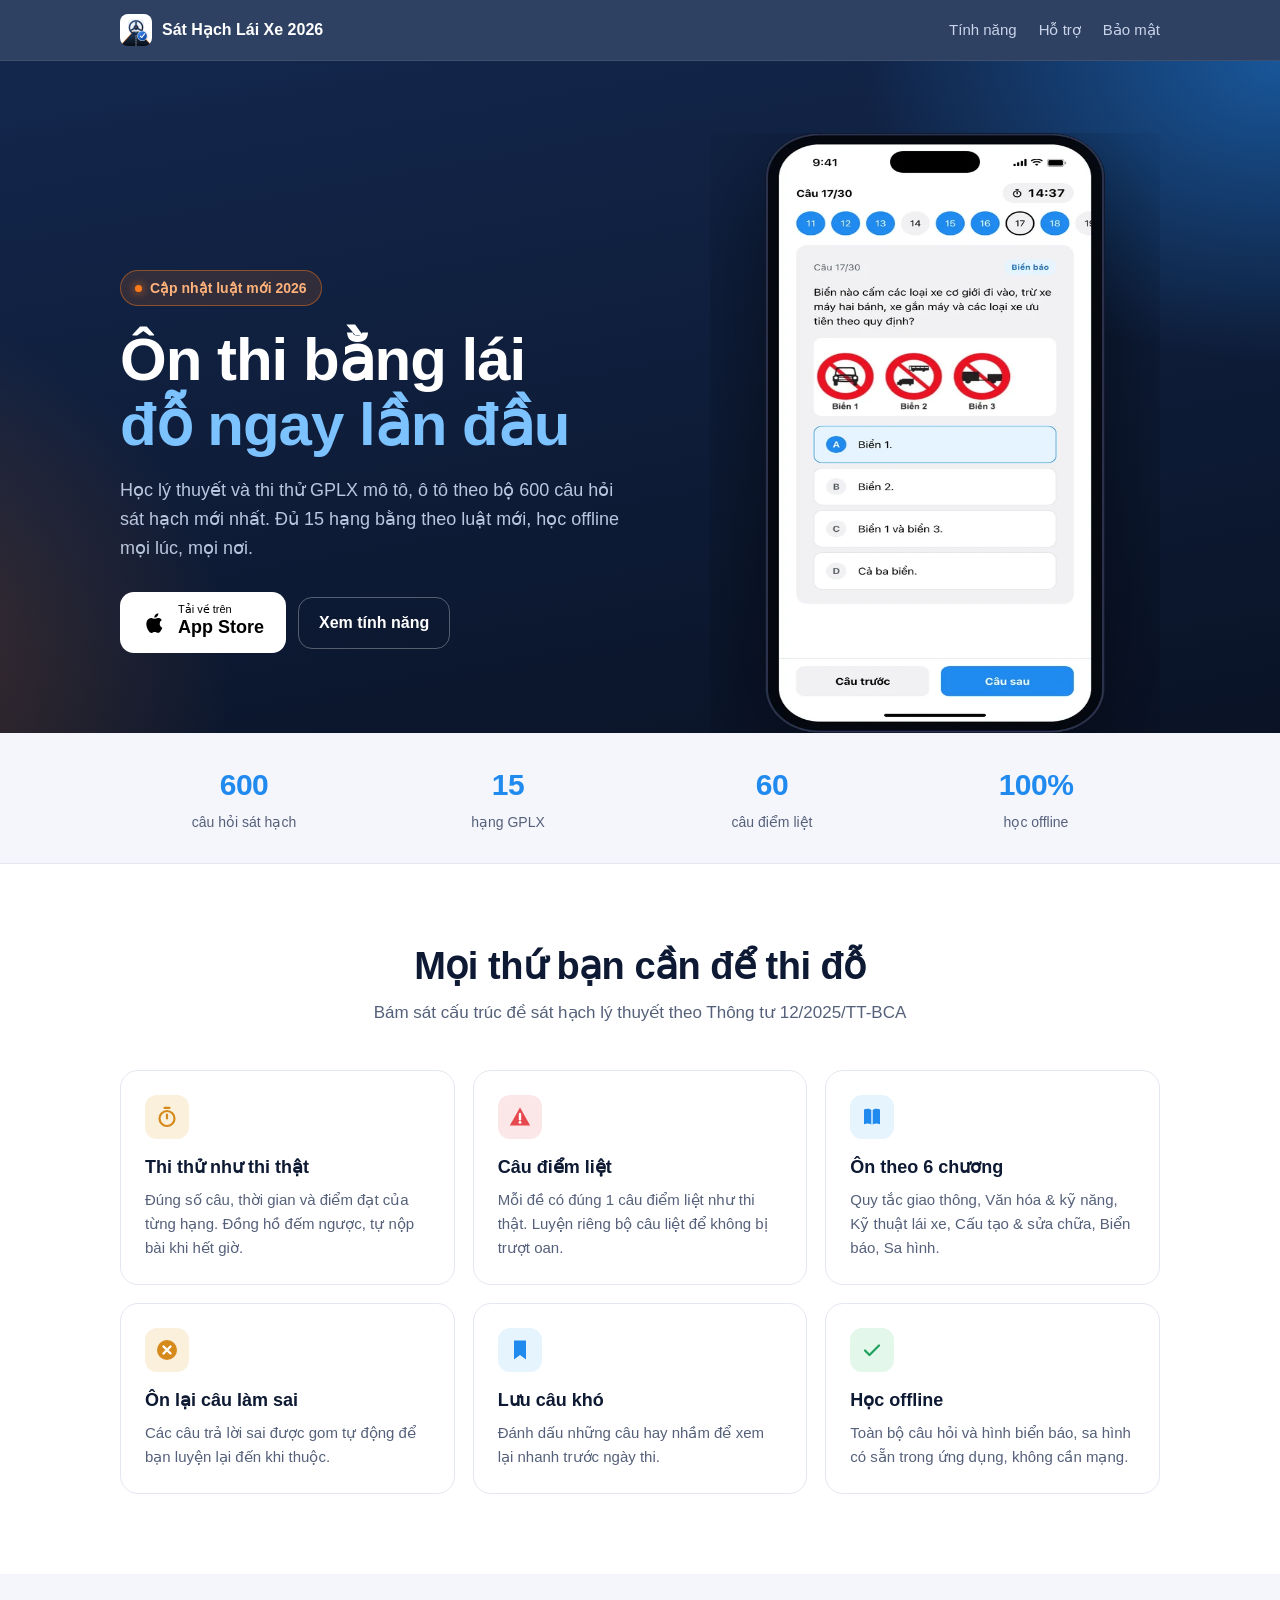
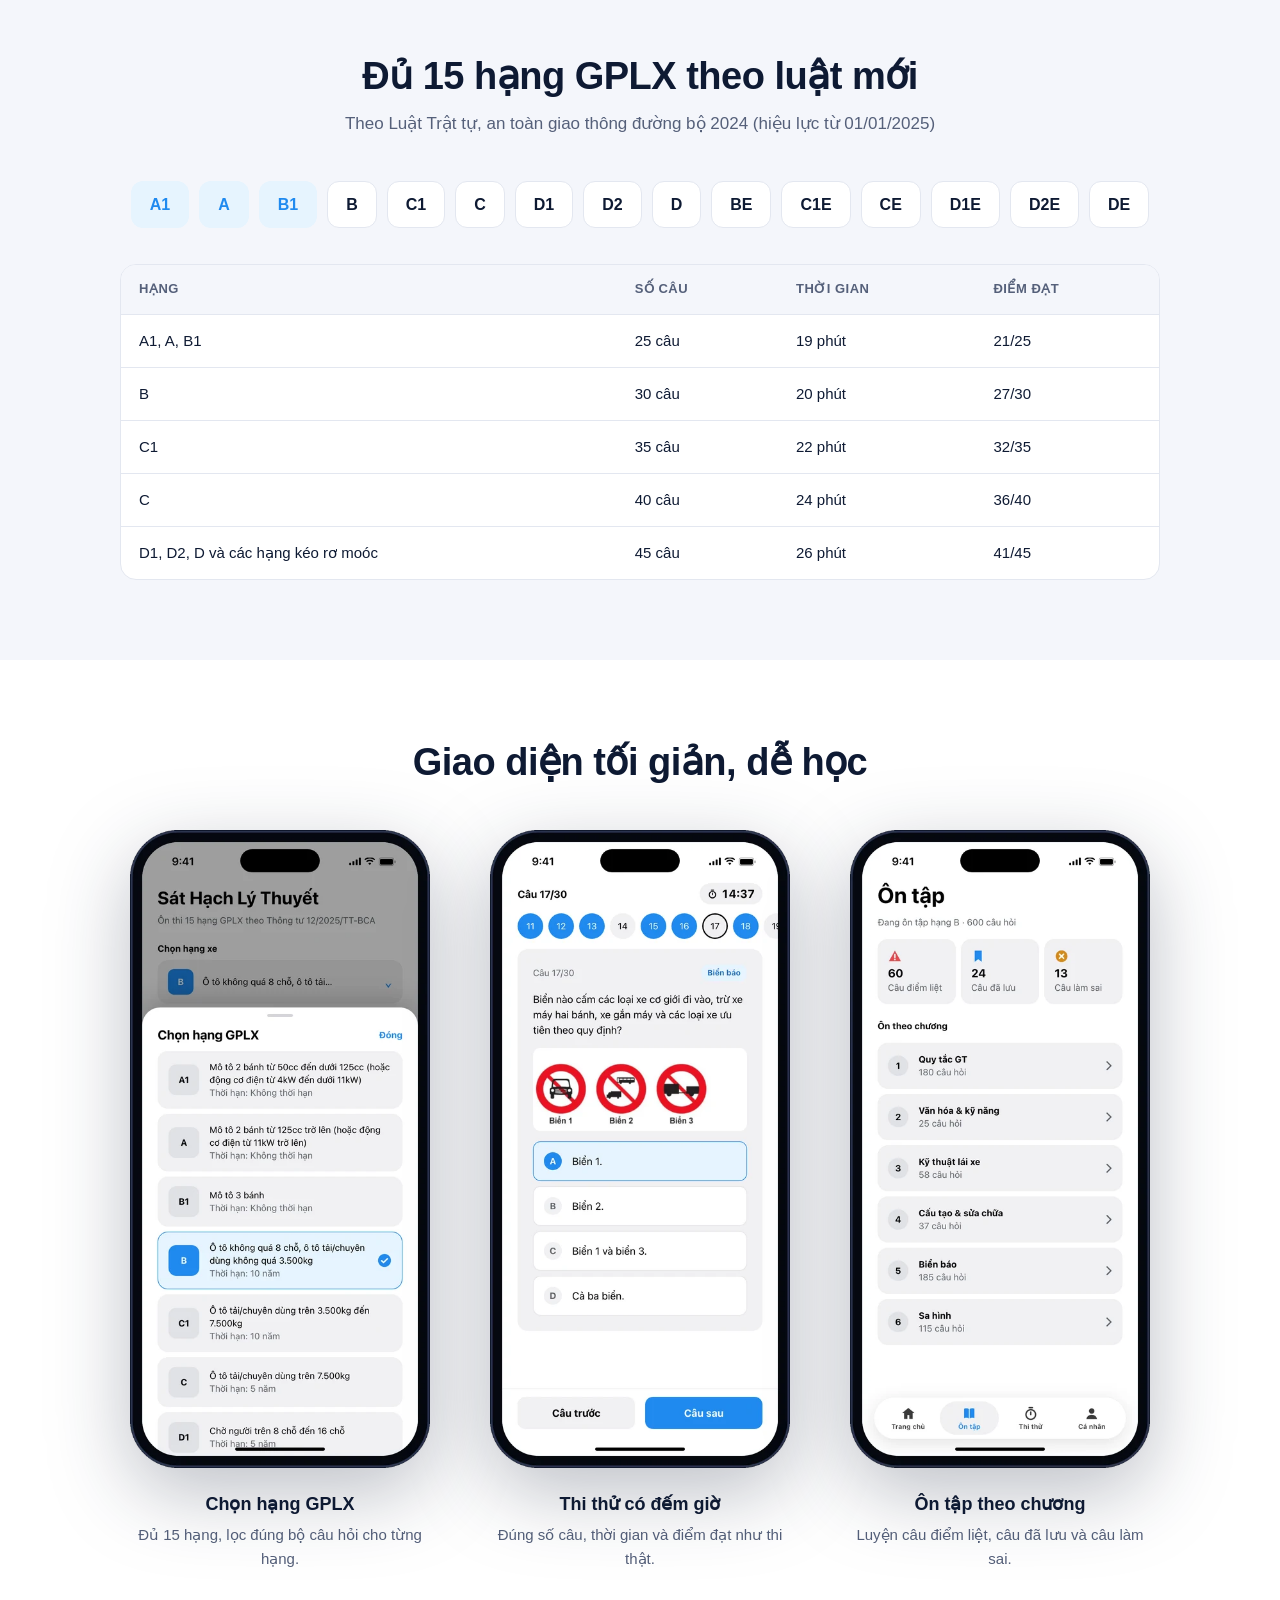
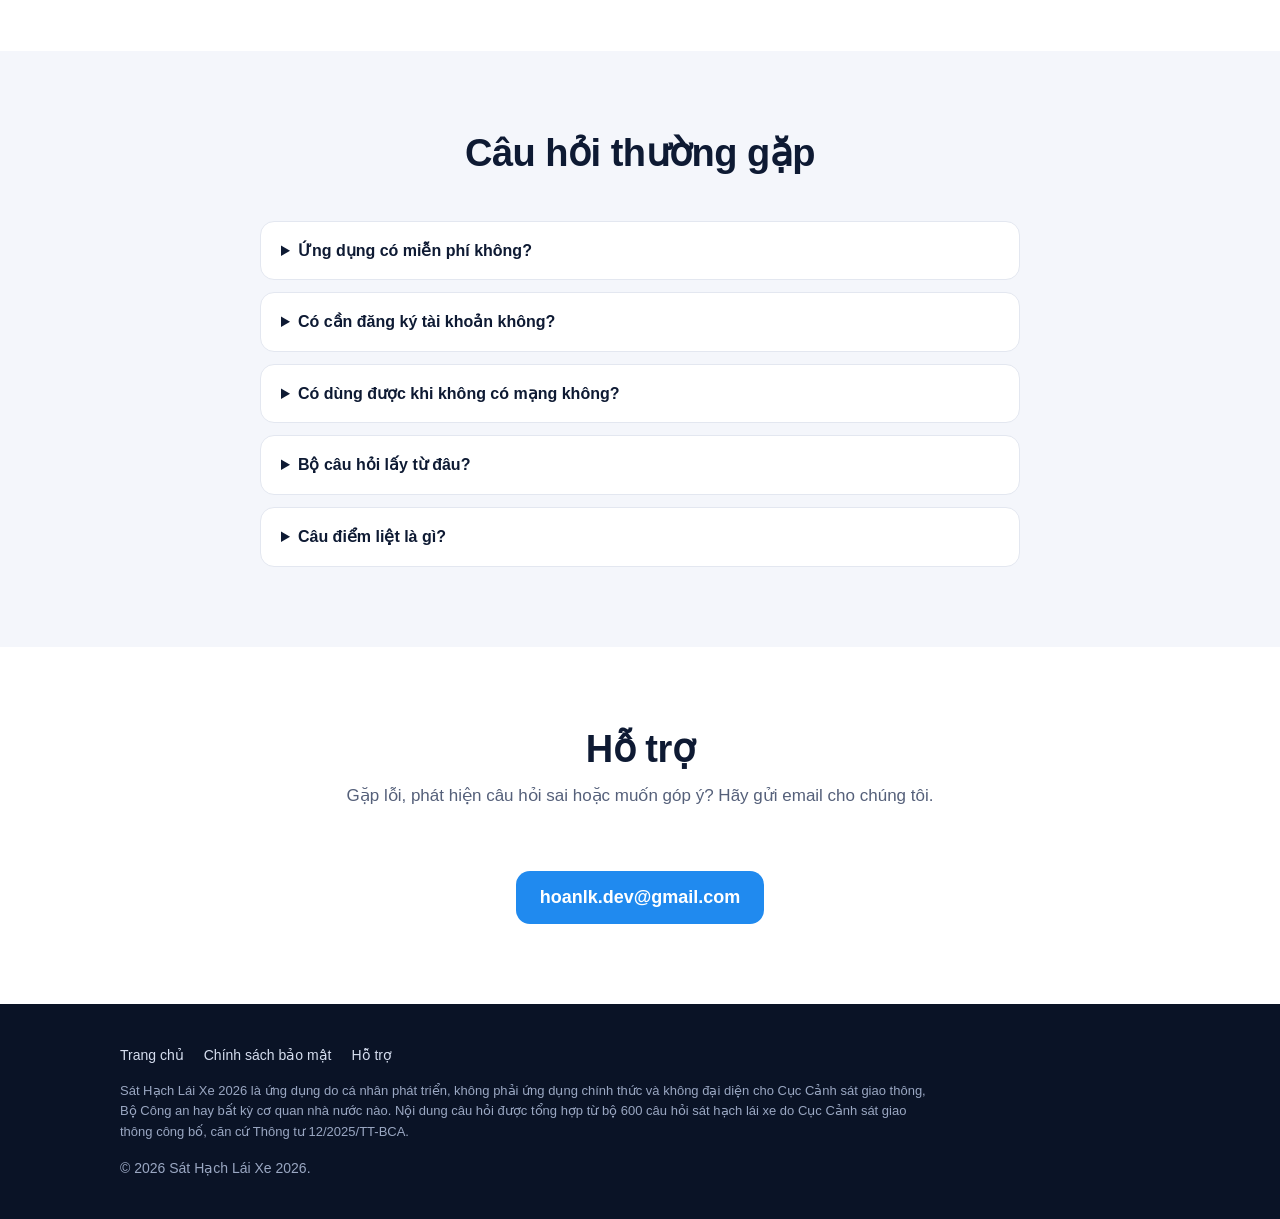
<file: index.html>
<!doctype html>
<html lang="vi">
<head>
  <meta charset="utf-8">
  <meta name="viewport" content="width=device-width, initial-scale=1">
  <title>Sát Hạch Lái Xe 2026 – Ôn thi GPLX 600 câu</title>
  <meta name="description" content="Ôn thi lý thuyết và thi thử GPLX mô tô, ô tô theo bộ 600 câu hỏi sát hạch mới nhất. Đủ 15 hạng A1, A, B1, B, C1, C, D1, D2, D và các hạng kéo rơ moóc. Học offline.">
  <meta property="og:title" content="Sát Hạch Lái Xe 2026 – Ôn thi GPLX 600 câu">
  <meta property="og:description" content="Thi thử như thi thật, đủ 15 hạng GPLX theo luật mới. Học offline mọi lúc, mọi nơi.">
  <meta property="og:image" content="assets/icon.png">
  <meta property="og:type" content="website">
  <meta name="apple-itunes-app" content="app-id=6814547139">
  <link rel="icon" type="image/png" href="assets/favicon.png">
  <link rel="apple-touch-icon" href="assets/apple-touch-icon.png">
  <link rel="stylesheet" href="style.css">
</head>
<body>

<nav class="nav">
  <div class="container">
    <a class="brand" href="./"><img src="assets/icon.png" alt="">Sát Hạch Lái Xe 2026</a>
    <div class="nav-links">
      <a href="#tinh-nang" class="hide-sm">Tính năng</a>
      <a href="#ho-tro" class="hide-sm">Hỗ trợ</a>
      <a href="privacy.html">Bảo mật</a>
    </div>
  </div>
</nav>

<header class="hero">
  <div class="container hero-grid">
    <div class="hero-copy">
      <div class="kicker">Cập nhật luật mới 2026</div>
      <h1>Ôn thi bằng lái<br><em>đỗ ngay lần đầu</em></h1>
      <p class="lead">Học lý thuyết và thi thử GPLX mô tô, ô tô theo bộ 600 câu hỏi sát hạch mới nhất. Đủ 15 hạng bằng theo luật mới, học offline mọi lúc, mọi nơi.</p>
      <div class="cta">
        <a class="btn-store" href="https://apps.apple.com/app/id6814547139">
          <svg width="26" height="26" viewBox="0 0 24 24" fill="currentColor" aria-hidden="true"><path d="M16.37 12.6c-.02-2.3 1.88-3.4 1.96-3.46-1.07-1.56-2.73-1.78-3.32-1.8-1.41-.14-2.76.83-3.48.83-.72 0-1.82-.81-3-.79-1.54.02-2.96.9-3.76 2.28-1.6 2.78-.41 6.9 1.15 9.16.76 1.1 1.67 2.34 2.86 2.3 1.15-.05 1.58-.74 2.97-.74 1.38 0 1.77.74 2.98.72 1.23-.02 2.01-1.12 2.76-2.23.87-1.28 1.23-2.52 1.25-2.58-.03-.01-2.4-.92-2.42-3.66zM14.1 5.84c.63-.77 1.06-1.83.94-2.89-.91.04-2.01.6-2.66 1.37-.58.67-1.09 1.76-.96 2.79 1.02.08 2.05-.52 2.68-1.27z"/></svg>
          <div><small>Tải về trên</small><span>App Store</span></div>
        </a>
        <a class="btn-ghost" href="#tinh-nang">Xem tính năng</a>
      </div>
    </div>
    <div class="hero-shot">
      <img src="assets/phone-exam.webp" srcset="assets/phone-exam.webp 468w, assets/phone-exam@2x.webp 936w" sizes="340px" alt="Màn hình thi thử của ứng dụng" width="468" height="996" fetchpriority="high">
    </div>
  </div>
</header>

<div class="stats">
  <div class="container">
    <div class="stat"><b>600</b><span>câu hỏi sát hạch</span></div>
    <div class="stat"><b>15</b><span>hạng GPLX</span></div>
    <div class="stat"><b>60</b><span>câu điểm liệt</span></div>
    <div class="stat"><b>100%</b><span>học offline</span></div>
  </div>
</div>

<section class="block" id="tinh-nang">
  <div class="container">
    <div class="section-title">
      <h2>Mọi thứ bạn cần để thi đỗ</h2>
      <p>Bám sát cấu trúc đề sát hạch lý thuyết theo Thông tư 12/2025/TT-BCA</p>
    </div>
    <div class="features">
      <div class="feature">
        <div class="ic" style="background:#fbf0dc"><svg width="24" height="24" viewBox="0 0 24 24" fill="none" stroke="#d68a1b" stroke-width="2.2" stroke-linecap="round"><circle cx="12" cy="13.5" r="7.5"/><path d="M12 13.5V9.5M9.5 2.8h5"/></svg></div>
        <h3>Thi thử như thi thật</h3>
        <p>Đúng số câu, thời gian và điểm đạt của từng hạng. Đồng hồ đếm ngược, tự nộp bài khi hết giờ.</p>
      </div>
      <div class="feature">
        <div class="ic" style="background:#fce7e8"><svg width="24" height="24" viewBox="0 0 24 24"><path d="M12 2.5 1.8 20.5h20.4z" fill="#e5484d"/><path d="M12 9v5.2" stroke="#fff" stroke-width="2.4" stroke-linecap="round"/><circle cx="12" cy="17.4" r="1.4" fill="#fff"/></svg></div>
        <h3>Câu điểm liệt</h3>
        <p>Mỗi đề có đúng 1 câu điểm liệt như thi thật. Luyện riêng bộ câu liệt để không bị trượt oan.</p>
      </div>
      <div class="feature">
        <div class="ic" style="background:#e6f4fe"><svg width="24" height="24" viewBox="0 0 24 24" fill="#208aef"><path d="M4 4.5C6.5 3.4 9.5 3.6 11.3 5v14.6C9.4 18.3 6.5 18.2 4 19.2zM20 4.5c-2.5-1.1-5.5-.9-7.3.5v14.6c1.9-1.3 4.8-1.4 7.3-.4z"/></svg></div>
        <h3>Ôn theo 6 chương</h3>
        <p>Quy tắc giao thông, Văn hóa & kỹ năng, Kỹ thuật lái xe, Cấu tạo & sửa chữa, Biển báo, Sa hình.</p>
      </div>
      <div class="feature">
        <div class="ic" style="background:#fbf0dc"><svg width="24" height="24" viewBox="0 0 24 24"><circle cx="12" cy="12" r="10" fill="#d68a1b"/><path d="m8.5 8.5 7 7m0-7-7 7" stroke="#fff" stroke-width="2.4" stroke-linecap="round"/></svg></div>
        <h3>Ôn lại câu làm sai</h3>
        <p>Các câu trả lời sai được gom tự động để bạn luyện lại đến khi thuộc.</p>
      </div>
      <div class="feature">
        <div class="ic" style="background:#e6f4fe"><svg width="24" height="24" viewBox="0 0 24 24"><path d="M6 2.5h12v19l-6-4.5-6 4.5z" fill="#208aef"/></svg></div>
        <h3>Lưu câu khó</h3>
        <p>Đánh dấu những câu hay nhầm để xem lại nhanh trước ngày thi.</p>
      </div>
      <div class="feature">
        <div class="ic" style="background:#e3f7eb"><svg width="24" height="24" viewBox="0 0 24 24" fill="none" stroke="#1fa05c" stroke-width="2.2" stroke-linecap="round" stroke-linejoin="round"><path d="M5 12.5 9.5 17 19 7.5"/></svg></div>
        <h3>Học offline</h3>
        <p>Toàn bộ câu hỏi và hình biển báo, sa hình có sẵn trong ứng dụng, không cần mạng.</p>
      </div>
    </div>
  </div>
</section>

<section class="block alt">
  <div class="container">
    <div class="section-title">
      <h2>Đủ 15 hạng GPLX theo luật mới</h2>
      <p>Theo Luật Trật tự, an toàn giao thông đường bộ 2024 (hiệu lực từ 01/01/2025)</p>
    </div>
    <div class="licenses">
      <span class="chip moto">A1</span><span class="chip moto">A</span><span class="chip moto">B1</span>
      <span class="chip">B</span><span class="chip">C1</span><span class="chip">C</span>
      <span class="chip">D1</span><span class="chip">D2</span><span class="chip">D</span>
      <span class="chip">BE</span><span class="chip">C1E</span><span class="chip">CE</span>
      <span class="chip">D1E</span><span class="chip">D2E</span><span class="chip">DE</span>
    </div>
    <div class="table-wrap">
      <table>
        <thead><tr><th>Hạng</th><th>Số câu</th><th>Thời gian</th><th>Điểm đạt</th></tr></thead>
        <tbody>
          <tr><td>A1, A, B1</td><td>25 câu</td><td>19 phút</td><td>21/25</td></tr>
          <tr><td>B</td><td>30 câu</td><td>20 phút</td><td>27/30</td></tr>
          <tr><td>C1</td><td>35 câu</td><td>22 phút</td><td>32/35</td></tr>
          <tr><td>C</td><td>40 câu</td><td>24 phút</td><td>36/40</td></tr>
          <tr><td>D1, D2, D và các hạng kéo rơ moóc</td><td>45 câu</td><td>26 phút</td><td>41/45</td></tr>
        </tbody>
      </table>
    </div>
  </div>
</section>

<section class="block">
  <div class="container">
    <div class="section-title">
      <h2>Giao diện tối giản, dễ học</h2>
    </div>
    <div class="shots">
      <figure class="shot">
        <img src="assets/phone-license.webp" srcset="assets/phone-license.webp 468w, assets/phone-license@2x.webp 936w" sizes="(max-width: 600px) 72vw, 300px" alt="Màn hình chọn hạng GPLX" width="468" height="996" loading="lazy">
        <figcaption><strong>Chọn hạng GPLX</strong><span>Đủ 15 hạng, lọc đúng bộ câu hỏi cho từng hạng.</span></figcaption>
      </figure>
      <figure class="shot">
        <img src="assets/phone-exam.webp" srcset="assets/phone-exam.webp 468w, assets/phone-exam@2x.webp 936w" sizes="(max-width: 600px) 72vw, 300px" alt="Màn hình thi thử" width="468" height="996" loading="lazy">
        <figcaption><strong>Thi thử có đếm giờ</strong><span>Đúng số câu, thời gian và điểm đạt như thi thật.</span></figcaption>
      </figure>
      <figure class="shot">
        <img src="assets/phone-practice.webp" srcset="assets/phone-practice.webp 468w, assets/phone-practice@2x.webp 936w" sizes="(max-width: 600px) 72vw, 300px" alt="Màn hình ôn tập theo chương" width="468" height="996" loading="lazy">
        <figcaption><strong>Ôn tập theo chương</strong><span>Luyện câu điểm liệt, câu đã lưu và câu làm sai.</span></figcaption>
      </figure>
    </div>
  </div>
</section>

<section class="block alt">
  <div class="container">
    <div class="section-title"><h2>Câu hỏi thường gặp</h2></div>
    <div class="faq">
      <details>
        <summary>Ứng dụng có miễn phí không?</summary>
        <p>Có. Bạn có thể tải và sử dụng toàn bộ tính năng ôn tập, thi thử miễn phí.</p>
      </details>
      <details>
        <summary>Có cần đăng ký tài khoản không?</summary>
        <p>Không. Bạn mở ứng dụng là học được ngay, không cần email hay số điện thoại.</p>
      </details>
      <details>
        <summary>Có dùng được khi không có mạng không?</summary>
        <p>Có. Toàn bộ câu hỏi và hình ảnh được tích hợp sẵn trong ứng dụng.</p>
      </details>
      <details>
        <summary>Bộ câu hỏi lấy từ đâu?</summary>
        <p>Từ bộ 600 câu hỏi dùng cho sát hạch lái xe cơ giới đường bộ do Cục Cảnh sát giao thông – Bộ Công an công bố, áp dụng từ 01/06/2025.</p>
      </details>
      <details>
        <summary>Câu điểm liệt là gì?</summary>
        <p>Là câu hỏi về tình huống mất an toàn giao thông nghiêm trọng. Mỗi đề thi có đúng 1 câu điểm liệt; trả lời sai câu này là trượt bài thi dù đủ điểm.</p>
      </details>
    </div>
  </div>
</section>

<section class="block support" id="ho-tro">
  <div class="container">
    <div class="section-title">
      <h2>Hỗ trợ</h2>
      <p>Gặp lỗi, phát hiện câu hỏi sai hoặc muốn góp ý? Hãy gửi email cho chúng tôi.</p>
    </div>
    <a class="mail" href="mailto:hoanlk.dev@gmail.com">hoanlk.dev@gmail.com</a>
  </div>
</section>

<footer>
  <div class="container">
    <div class="links">
      <a href="./">Trang chủ</a>
      <a href="privacy.html">Chính sách bảo mật</a>
      <a href="#ho-tro">Hỗ trợ</a>
    </div>
    <p class="disclaimer">Sát Hạch Lái Xe 2026 là ứng dụng do cá nhân phát triển, không phải ứng dụng chính thức và không đại diện cho Cục Cảnh sát giao thông, Bộ Công an hay bất kỳ cơ quan nhà nước nào. Nội dung câu hỏi được tổng hợp từ bộ 600 câu hỏi sát hạch lái xe do Cục Cảnh sát giao thông công bố, căn cứ Thông tư 12/2025/TT-BCA.</p>
    <p>© 2026 Sát Hạch Lái Xe 2026.</p>
  </div>
</footer>

</body>
</html>
</file>
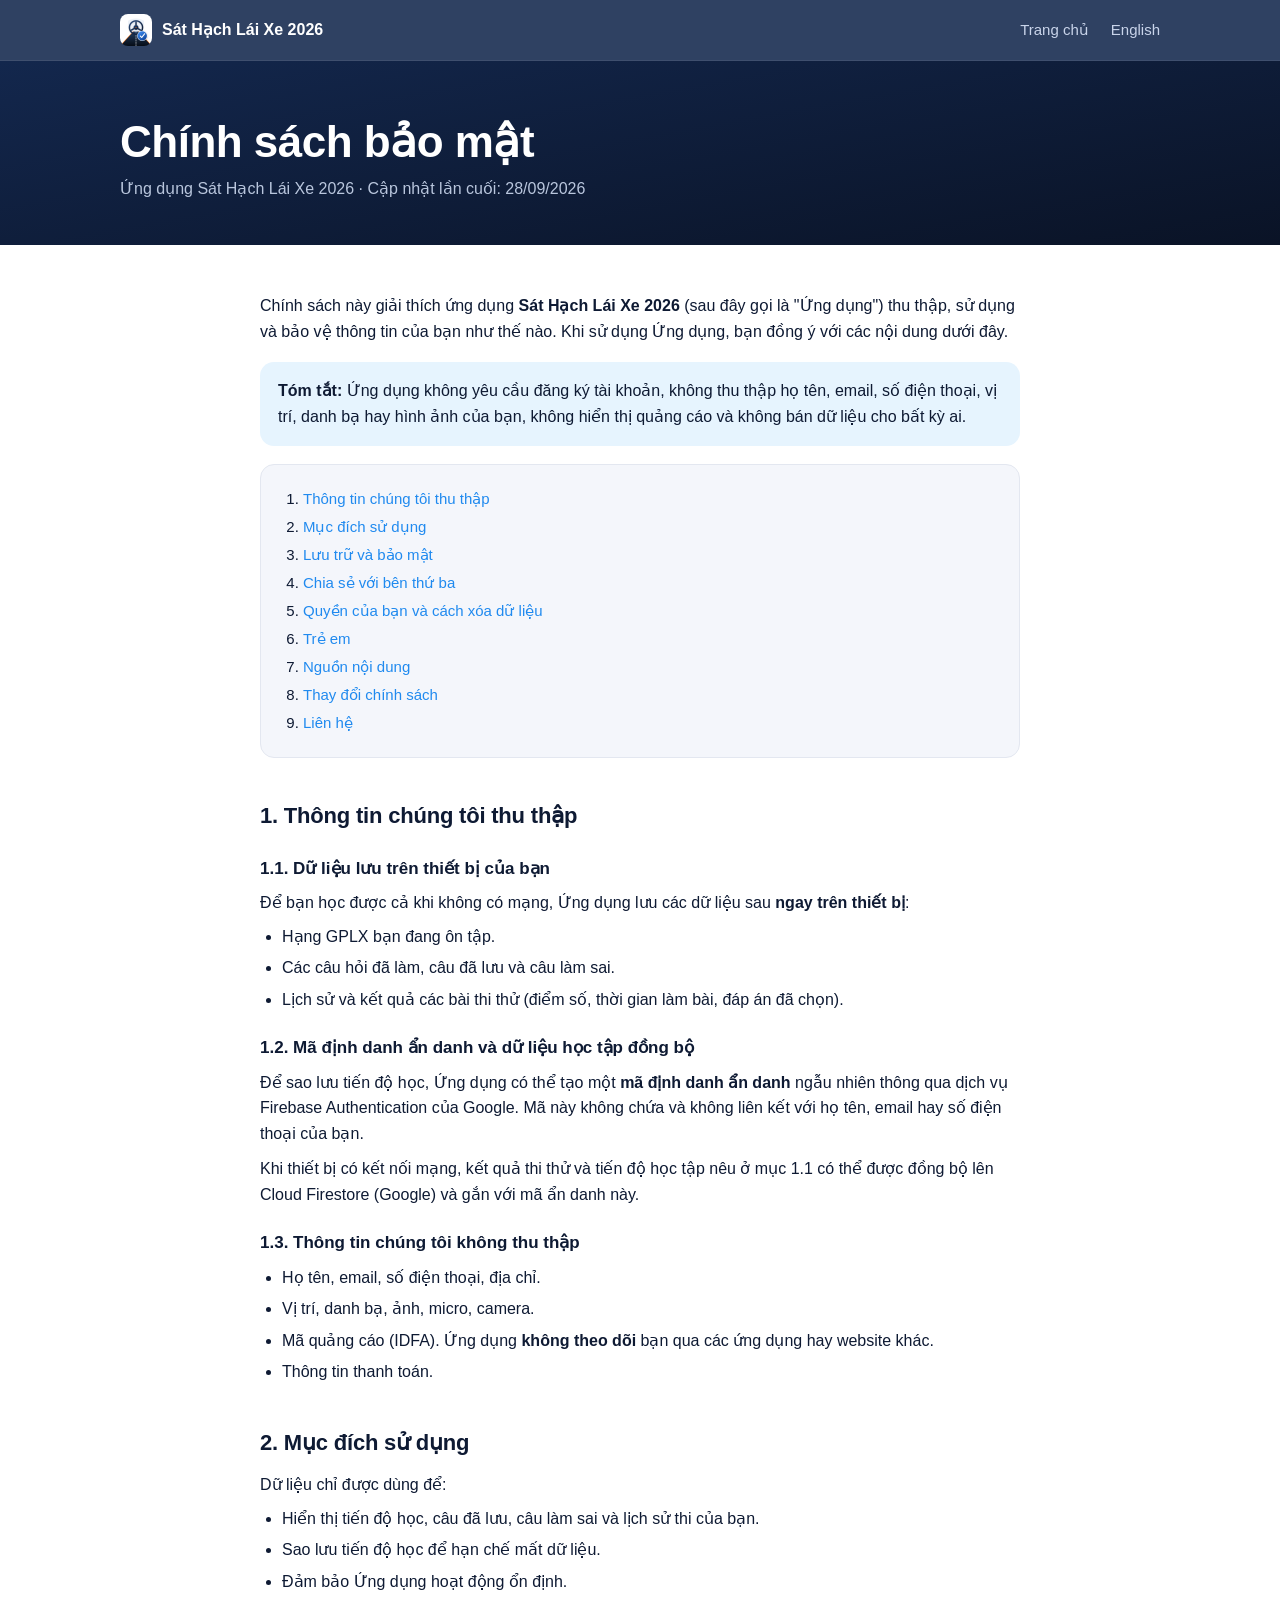
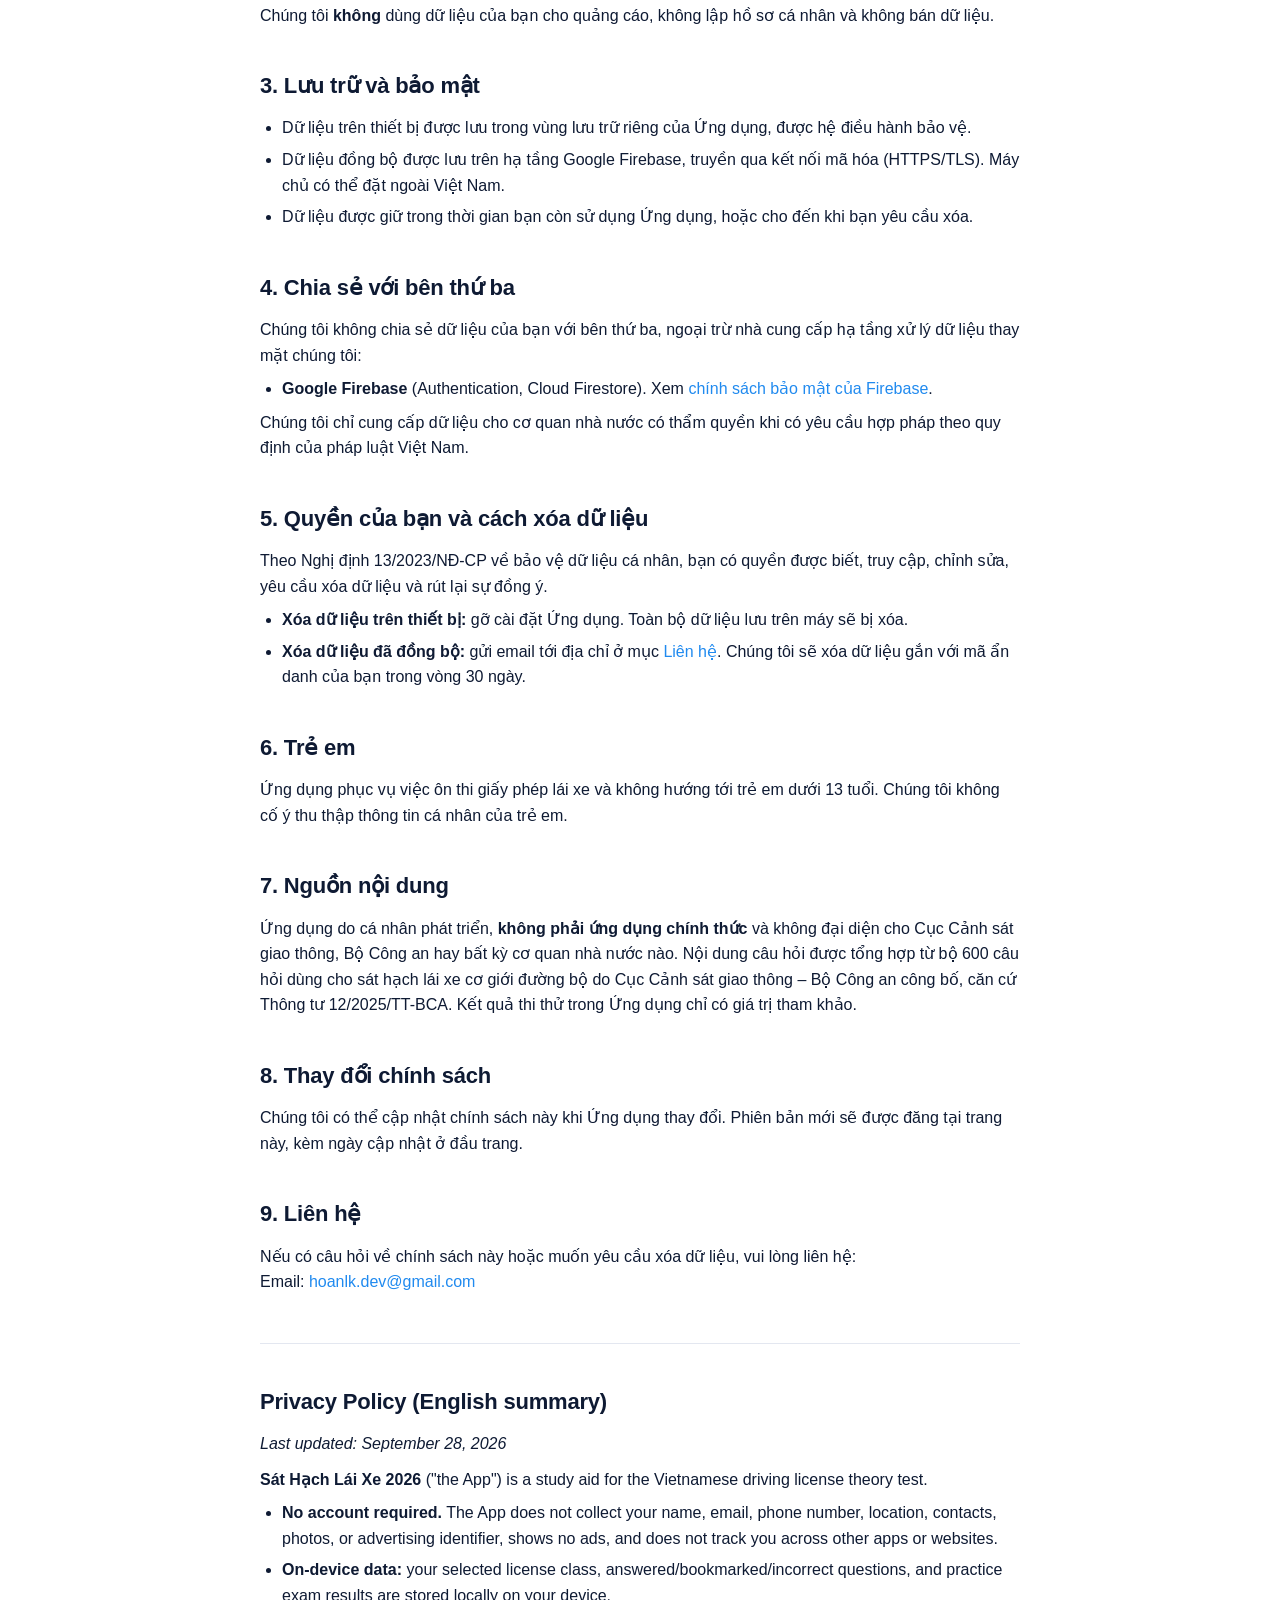
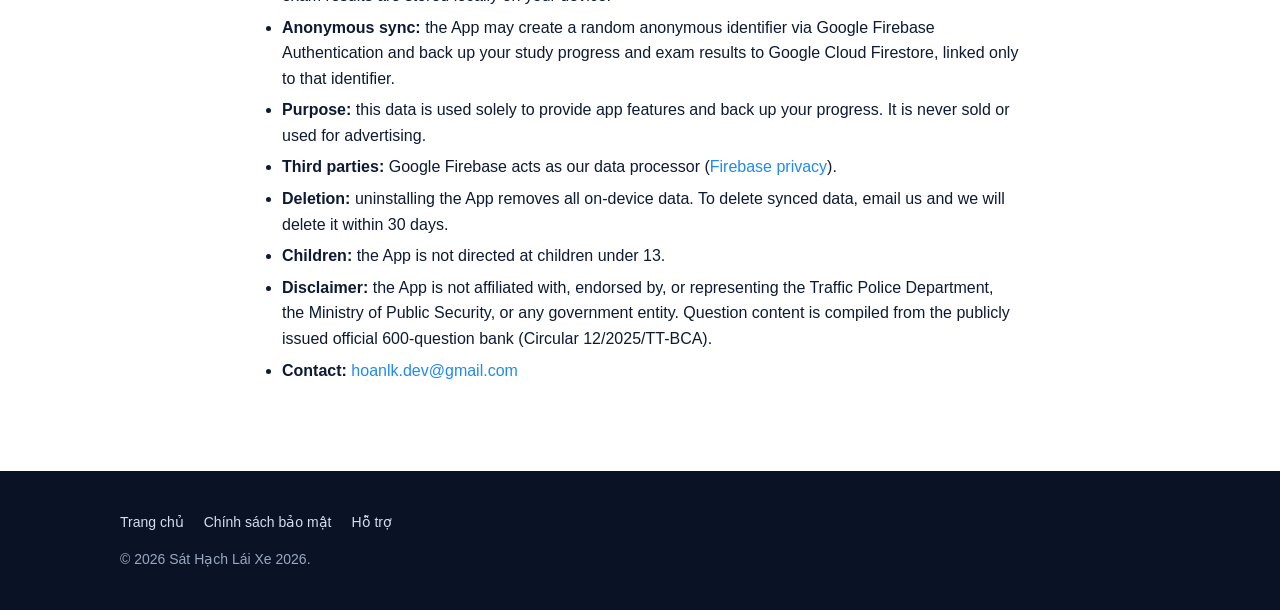
<file: privacy.html>
<!doctype html>
<html lang="vi">
<head>
  <meta charset="utf-8">
  <meta name="viewport" content="width=device-width, initial-scale=1">
  <title>Chính sách bảo mật – Sát Hạch Lái Xe 2026</title>
  <meta name="description" content="Chính sách bảo mật của ứng dụng Sát Hạch Lái Xe 2026.">
  <link rel="icon" type="image/png" href="assets/favicon.png">
  <link rel="apple-touch-icon" href="assets/apple-touch-icon.png">
  <link rel="stylesheet" href="style.css">
</head>
<body>

<nav class="nav">
  <div class="container">
    <a class="brand" href="./"><img src="assets/icon.png" alt="">Sát Hạch Lái Xe 2026</a>
    <div class="nav-links">
      <a href="./" class="hide-sm">Trang chủ</a>
      <a href="#english">English</a>
    </div>
  </div>
</nav>

<header class="legal-hero">
  <div class="container">
    <h1>Chính sách bảo mật</h1>
    <p>Ứng dụng Sát Hạch Lái Xe 2026 · Cập nhật lần cuối: 28/09/2026</p>
  </div>
</header>

<main class="legal">
  <p>Chính sách này giải thích ứng dụng <strong>Sát Hạch Lái Xe 2026</strong> (sau đây gọi là "Ứng dụng") thu thập, sử dụng và bảo vệ thông tin của bạn như thế nào. Khi sử dụng Ứng dụng, bạn đồng ý với các nội dung dưới đây.</p>

  <div class="note">
    <strong>Tóm tắt:</strong> Ứng dụng không yêu cầu đăng ký tài khoản, không thu thập họ tên, email, số điện thoại, vị trí, danh bạ hay hình ảnh của bạn, không hiển thị quảng cáo và không bán dữ liệu cho bất kỳ ai.
  </div>

  <div class="toc">
    <ol>
      <li><a href="#thu-thap">Thông tin chúng tôi thu thập</a></li>
      <li><a href="#su-dung">Mục đích sử dụng</a></li>
      <li><a href="#luu-tru">Lưu trữ và bảo mật</a></li>
      <li><a href="#chia-se">Chia sẻ với bên thứ ba</a></li>
      <li><a href="#quyen">Quyền của bạn và cách xóa dữ liệu</a></li>
      <li><a href="#tre-em">Trẻ em</a></li>
      <li><a href="#noi-dung">Nguồn nội dung</a></li>
      <li><a href="#thay-doi">Thay đổi chính sách</a></li>
      <li><a href="#lien-he">Liên hệ</a></li>
    </ol>
  </div>

  <h2 id="thu-thap">1. Thông tin chúng tôi thu thập</h2>

  <h3>1.1. Dữ liệu lưu trên thiết bị của bạn</h3>
  <p>Để bạn học được cả khi không có mạng, Ứng dụng lưu các dữ liệu sau <strong>ngay trên thiết bị</strong>:</p>
  <ul>
    <li>Hạng GPLX bạn đang ôn tập.</li>
    <li>Các câu hỏi đã làm, câu đã lưu và câu làm sai.</li>
    <li>Lịch sử và kết quả các bài thi thử (điểm số, thời gian làm bài, đáp án đã chọn).</li>
  </ul>

  <h3>1.2. Mã định danh ẩn danh và dữ liệu học tập đồng bộ</h3>
  <p>Để sao lưu tiến độ học, Ứng dụng có thể tạo một <strong>mã định danh ẩn danh</strong> ngẫu nhiên thông qua dịch vụ Firebase Authentication của Google. Mã này không chứa và không liên kết với họ tên, email hay số điện thoại của bạn.</p>
  <p>Khi thiết bị có kết nối mạng, kết quả thi thử và tiến độ học tập nêu ở mục 1.1 có thể được đồng bộ lên Cloud Firestore (Google) và gắn với mã ẩn danh này.</p>

  <h3>1.3. Thông tin chúng tôi không thu thập</h3>
  <ul>
    <li>Họ tên, email, số điện thoại, địa chỉ.</li>
    <li>Vị trí, danh bạ, ảnh, micro, camera.</li>
    <li>Mã quảng cáo (IDFA). Ứng dụng <strong>không theo dõi</strong> bạn qua các ứng dụng hay website khác.</li>
    <li>Thông tin thanh toán.</li>
  </ul>

  <h2 id="su-dung">2. Mục đích sử dụng</h2>
  <p>Dữ liệu chỉ được dùng để:</p>
  <ul>
    <li>Hiển thị tiến độ học, câu đã lưu, câu làm sai và lịch sử thi của bạn.</li>
    <li>Sao lưu tiến độ học để hạn chế mất dữ liệu.</li>
    <li>Đảm bảo Ứng dụng hoạt động ổn định.</li>
  </ul>
  <p>Chúng tôi <strong>không</strong> dùng dữ liệu của bạn cho quảng cáo, không lập hồ sơ cá nhân và không bán dữ liệu.</p>

  <h2 id="luu-tru">3. Lưu trữ và bảo mật</h2>
  <ul>
    <li>Dữ liệu trên thiết bị được lưu trong vùng lưu trữ riêng của Ứng dụng, được hệ điều hành bảo vệ.</li>
    <li>Dữ liệu đồng bộ được lưu trên hạ tầng Google Firebase, truyền qua kết nối mã hóa (HTTPS/TLS). Máy chủ có thể đặt ngoài Việt Nam.</li>
    <li>Dữ liệu được giữ trong thời gian bạn còn sử dụng Ứng dụng, hoặc cho đến khi bạn yêu cầu xóa.</li>
  </ul>

  <h2 id="chia-se">4. Chia sẻ với bên thứ ba</h2>
  <p>Chúng tôi không chia sẻ dữ liệu của bạn với bên thứ ba, ngoại trừ nhà cung cấp hạ tầng xử lý dữ liệu thay mặt chúng tôi:</p>
  <ul>
    <li><strong>Google Firebase</strong> (Authentication, Cloud Firestore). Xem <a href="https://firebase.google.com/support/privacy" target="_blank" rel="noopener">chính sách bảo mật của Firebase</a>.</li>
  </ul>
  <p>Chúng tôi chỉ cung cấp dữ liệu cho cơ quan nhà nước có thẩm quyền khi có yêu cầu hợp pháp theo quy định của pháp luật Việt Nam.</p>

  <h2 id="quyen">5. Quyền của bạn và cách xóa dữ liệu</h2>
  <p>Theo Nghị định 13/2023/NĐ-CP về bảo vệ dữ liệu cá nhân, bạn có quyền được biết, truy cập, chỉnh sửa, yêu cầu xóa dữ liệu và rút lại sự đồng ý.</p>
  <ul>
    <li><strong>Xóa dữ liệu trên thiết bị:</strong> gỡ cài đặt Ứng dụng. Toàn bộ dữ liệu lưu trên máy sẽ bị xóa.</li>
    <li><strong>Xóa dữ liệu đã đồng bộ:</strong> gửi email tới địa chỉ ở mục <a href="#lien-he">Liên hệ</a>. Chúng tôi sẽ xóa dữ liệu gắn với mã ẩn danh của bạn trong vòng 30 ngày.</li>
  </ul>

  <h2 id="tre-em">6. Trẻ em</h2>
  <p>Ứng dụng phục vụ việc ôn thi giấy phép lái xe và không hướng tới trẻ em dưới 13 tuổi. Chúng tôi không cố ý thu thập thông tin cá nhân của trẻ em.</p>

  <h2 id="noi-dung">7. Nguồn nội dung</h2>
  <p>Ứng dụng do cá nhân phát triển, <strong>không phải ứng dụng chính thức</strong> và không đại diện cho Cục Cảnh sát giao thông, Bộ Công an hay bất kỳ cơ quan nhà nước nào. Nội dung câu hỏi được tổng hợp từ bộ 600 câu hỏi dùng cho sát hạch lái xe cơ giới đường bộ do Cục Cảnh sát giao thông – Bộ Công an công bố, căn cứ Thông tư 12/2025/TT-BCA. Kết quả thi thử trong Ứng dụng chỉ có giá trị tham khảo.</p>

  <h2 id="thay-doi">8. Thay đổi chính sách</h2>
  <p>Chúng tôi có thể cập nhật chính sách này khi Ứng dụng thay đổi. Phiên bản mới sẽ được đăng tại trang này, kèm ngày cập nhật ở đầu trang.</p>

  <h2 id="lien-he">9. Liên hệ</h2>
  <p>Nếu có câu hỏi về chính sách này hoặc muốn yêu cầu xóa dữ liệu, vui lòng liên hệ:<br>
  Email: <a href="mailto:hoanlk.dev@gmail.com">hoanlk.dev@gmail.com</a></p>

  <hr>

  <h2 id="english">Privacy Policy (English summary)</h2>
  <p><em>Last updated: September 28, 2026</em></p>
  <p><strong>Sát Hạch Lái Xe 2026</strong> ("the App") is a study aid for the Vietnamese driving license theory test.</p>
  <ul>
    <li><strong>No account required.</strong> The App does not collect your name, email, phone number, location, contacts, photos, or advertising identifier, shows no ads, and does not track you across other apps or websites.</li>
    <li><strong>On-device data:</strong> your selected license class, answered/bookmarked/incorrect questions, and practice exam results are stored locally on your device.</li>
    <li><strong>Anonymous sync:</strong> the App may create a random anonymous identifier via Google Firebase Authentication and back up your study progress and exam results to Google Cloud Firestore, linked only to that identifier.</li>
    <li><strong>Purpose:</strong> this data is used solely to provide app features and back up your progress. It is never sold or used for advertising.</li>
    <li><strong>Third parties:</strong> Google Firebase acts as our data processor (<a href="https://firebase.google.com/support/privacy" target="_blank" rel="noopener">Firebase privacy</a>).</li>
    <li><strong>Deletion:</strong> uninstalling the App removes all on-device data. To delete synced data, email us and we will delete it within 30 days.</li>
    <li><strong>Children:</strong> the App is not directed at children under 13.</li>
    <li><strong>Disclaimer:</strong> the App is not affiliated with, endorsed by, or representing the Traffic Police Department, the Ministry of Public Security, or any government entity. Question content is compiled from the publicly issued official 600-question bank (Circular 12/2025/TT-BCA).</li>
    <li><strong>Contact:</strong> <a href="mailto:hoanlk.dev@gmail.com">hoanlk.dev@gmail.com</a></li>
  </ul>
</main>

<footer>
  <div class="container">
    <div class="links">
      <a href="./">Trang chủ</a>
      <a href="privacy.html">Chính sách bảo mật</a>
      <a href="./#ho-tro">Hỗ trợ</a>
    </div>
    <p>© 2026 Sát Hạch Lái Xe 2026.</p>
  </div>
</footer>

</body>
</html>
</file>
<file: style.css>
:root {
  --bg: #ffffff;
  --bg-soft: #f4f6fb;
  --card: #ffffff;
  --text: #0e1a33;
  --text-2: #55607a;
  --border: #e3e7f0;
  --primary: #208aef;
  --primary-soft: #e6f4fe;
  --orange: #ff7a1a;
  --success: #1fa05c;
  --danger: #e5484d;
  --hero-from: #13274d;
  --hero-to: #0a1326;
  color-scheme: light;
}

@media (prefers-color-scheme: dark) {
  :root {
    --bg: #0a1022;
    --bg-soft: #111a31;
    --card: #152041;
    --text: #eef2fb;
    --text-2: #a7b3cc;
    --border: #22305a;
    --primary: #3c9dff;
    --primary-soft: #132c42;
    --success: #33c97a;
    --danger: #ff6b70;
    color-scheme: dark;
  }
}

* { box-sizing: border-box; margin: 0; padding: 0; }

html { scroll-behavior: smooth; }

body {
  overflow-x: hidden;
  font-family: -apple-system, BlinkMacSystemFont, "SF Pro Text", "Segoe UI", Roboto, "Helvetica Neue", Arial, sans-serif;
  background: var(--bg);
  color: var(--text);
  line-height: 1.6;
  -webkit-font-smoothing: antialiased;
}

a { color: var(--primary); text-decoration: none; }
a:hover { text-decoration: underline; }

.container { width: 100%; max-width: 1080px; margin: 0 auto; padding: 0 20px; }

/* ---------- Nav ---------- */
.nav {
  position: sticky; top: 0; z-index: 10;
  background: color-mix(in srgb, var(--hero-from) 88%, transparent);
  backdrop-filter: blur(14px);
  -webkit-backdrop-filter: blur(14px);
  border-bottom: 1px solid rgba(255, 255, 255, 0.08);
}
.nav .container { display: flex; align-items: center; justify-content: space-between; gap: 16px; height: 60px; }
.brand { display: flex; align-items: center; gap: 10px; color: #fff; font-weight: 700; }
.brand:hover { text-decoration: none; }
.brand img { width: 32px; height: 32px; border-radius: 8px; }
.nav-links { display: flex; gap: 22px; }
.nav-links a { color: #c9d4ea; font-size: 15px; font-weight: 500; }
.nav-links a:hover { color: #fff; text-decoration: none; }

/* ---------- Hero ---------- */
.hero {
  color: #fff;
  background:
    radial-gradient(700px 500px at 100% 0%, rgba(32, 138, 239, 0.5), transparent 60%),
    radial-gradient(600px 600px at -10% 90%, rgba(255, 122, 26, 0.22), transparent 60%),
    linear-gradient(170deg, var(--hero-from), var(--hero-to));
  padding: 72px 0 0;
  overflow: hidden;
}
.hero-grid { display: grid; grid-template-columns: 1.1fr 0.9fr; gap: 40px; align-items: end; }
.hero-copy { padding-bottom: 80px; }
.kicker {
  display: inline-flex; align-items: center; gap: 8px;
  font-size: 14px; font-weight: 700; color: #ffb27a;
  background: rgba(255, 122, 26, 0.14);
  border: 1px solid rgba(255, 122, 26, 0.45);
  padding: 6px 14px; border-radius: 999px; margin-bottom: 22px;
}
.kicker::before { content: ""; width: 7px; height: 7px; border-radius: 50%; background: var(--orange); box-shadow: 0 0 10px var(--orange); }
.hero h1 { font-size: clamp(36px, 6vw, 60px); line-height: 1.08; letter-spacing: -1px; font-weight: 800; }
.hero h1 em { font-style: normal; color: #7cc2ff; }
.hero p.lead { margin-top: 18px; font-size: 18px; color: #b9c6dd; max-width: 520px; }
.cta { margin-top: 30px; display: flex; flex-wrap: wrap; gap: 12px; align-items: center; }
.btn-store {
  display: inline-flex; align-items: center; gap: 10px;
  background: #fff; color: #000; padding: 12px 22px; border-radius: 14px; font-weight: 700;
}
.btn-store:hover { text-decoration: none; opacity: 0.92; }
.btn-store small { display: block; font-size: 11px; font-weight: 500; line-height: 1; }
.btn-store span { line-height: 1.15; font-size: 18px; }
.btn-ghost { color: #fff; border: 1px solid rgba(255, 255, 255, 0.3); padding: 12px 20px; border-radius: 14px; font-weight: 600; }
.btn-ghost:hover { text-decoration: none; background: rgba(255, 255, 255, 0.08); }
.hero-shot { display: flex; justify-content: center; }
.hero-grid > *, .shots > *, .features > * { min-width: 0; }
.hero-shot { align-self: end; height: 600px; overflow: hidden; }
.hero-shot img { width: 340px; max-width: 100%; height: auto; display: block; filter: drop-shadow(0 30px 60px rgba(0, 0, 0, 0.55)); }

/* ---------- Stats ---------- */
.stats { background: var(--bg-soft); border-bottom: 1px solid var(--border); }
.stats .container { display: grid; grid-template-columns: repeat(4, 1fr); gap: 16px; padding-top: 28px; padding-bottom: 28px; text-align: center; }
.stat b { display: block; font-size: 30px; font-weight: 800; color: var(--primary); letter-spacing: -0.5px; }
.stat span { font-size: 14px; color: var(--text-2); }

/* ---------- Sections ---------- */
section.block { padding: 80px 0; }
section.block.alt { background: var(--bg-soft); }
.section-title { text-align: center; margin-bottom: 44px; }
.section-title h2 { font-size: clamp(28px, 4vw, 38px); letter-spacing: -0.5px; line-height: 1.2; }
.section-title p { color: var(--text-2); margin-top: 10px; font-size: 17px; }

.features { display: grid; grid-template-columns: repeat(3, 1fr); gap: 18px; }
.feature { background: var(--card); border: 1px solid var(--border); border-radius: 18px; padding: 24px; }
.feature .ic { width: 44px; height: 44px; border-radius: 12px; display: flex; align-items: center; justify-content: center; margin-bottom: 14px; }
.feature h3 { font-size: 18px; margin-bottom: 6px; }
.feature p { color: var(--text-2); font-size: 15px; }

.licenses { display: flex; flex-wrap: wrap; justify-content: center; gap: 10px; }
.chip { font-weight: 700; padding: 10px 18px; border-radius: 12px; background: var(--card); border: 1px solid var(--border); }
.chip.moto { background: var(--primary-soft); border-color: transparent; color: var(--primary); }

.table-wrap { overflow-x: auto; margin-top: 36px; border: 1px solid var(--border); border-radius: 16px; background: var(--card); }
table { width: 100%; border-collapse: collapse; font-size: 15px; min-width: 520px; }
th, td { padding: 14px 18px; text-align: left; border-bottom: 1px solid var(--border); }
th { background: var(--bg-soft); font-size: 13px; text-transform: uppercase; letter-spacing: 0.5px; color: var(--text-2); }
tr:last-child td { border-bottom: none; }

.shots { display: grid; grid-template-columns: repeat(3, 1fr); gap: 40px; justify-items: center; }
.shot { width: 100%; max-width: 300px; margin: 0; text-align: center; }
.shot img { width: 100%; height: auto; display: block; filter: drop-shadow(0 24px 40px rgba(14, 26, 51, 0.28)); }
.shot figcaption { margin-top: 22px; display: flex; flex-direction: column; gap: 4px; }
.shot figcaption strong { font-size: 18px; }
.shot figcaption span { font-size: 15px; color: var(--text-2); }

.faq { max-width: 760px; margin: 0 auto; display: flex; flex-direction: column; gap: 12px; }
.faq details { background: var(--card); border: 1px solid var(--border); border-radius: 14px; padding: 16px 20px; }
.faq summary { font-weight: 700; cursor: pointer; }
.faq details p { margin-top: 10px; color: var(--text-2); }

.support { text-align: center; }
.support .mail { display: inline-block; margin-top: 18px; font-size: 18px; font-weight: 700; background: var(--primary); color: #fff; padding: 12px 24px; border-radius: 14px; }
.support .mail:hover { text-decoration: none; opacity: 0.92; }

/* ---------- Footer ---------- */
footer { background: var(--hero-to); color: #9aa7c2; padding: 40px 0; font-size: 14px; }
footer .container { display: flex; flex-direction: column; gap: 14px; }
footer .links { display: flex; flex-wrap: wrap; gap: 20px; }
footer .links a { color: #d5ddee; }
footer .disclaimer { font-size: 13px; line-height: 1.6; max-width: 820px; }

/* ---------- Legal page ---------- */
.legal-hero { background: linear-gradient(170deg, var(--hero-from), var(--hero-to)); color: #fff; padding: 56px 0 44px; }
.legal-hero h1 { font-size: clamp(30px, 5vw, 44px); letter-spacing: -0.5px; line-height: 1.15; }
.legal-hero p { color: #b9c6dd; margin-top: 8px; }
.legal { max-width: 800px; margin: 0 auto; padding: 48px 20px 80px; }
.legal h2 { font-size: 22px; margin: 40px 0 12px; letter-spacing: -0.2px; }
.legal h3 { font-size: 17px; margin: 22px 0 8px; }
.legal p, .legal li { color: var(--text); font-size: 16px; }
.legal p + p { margin-top: 10px; }
.legal ul { padding-left: 22px; margin: 8px 0; }
.legal li { margin: 6px 0; }
.legal .note { background: var(--primary-soft); border-radius: 14px; padding: 16px 18px; margin: 18px 0; }
.legal .toc { background: var(--bg-soft); border: 1px solid var(--border); border-radius: 14px; padding: 18px 22px; }
.legal .toc ol { padding-left: 20px; }
.legal .toc li { margin: 4px 0; font-size: 15px; }
.legal hr { border: none; border-top: 1px solid var(--border); margin: 48px 0 0; }

/* ---------- Responsive ---------- */
@media (max-width: 860px) {
  .hero-grid { grid-template-columns: 1fr; }
  .hero-copy { padding-bottom: 20px; text-align: center; }
  .hero p.lead { margin-left: auto; margin-right: auto; }
  .cta { justify-content: center; }
  .hero-shot { height: 460px; }
  .hero-shot img { width: 280px; }
  .features { grid-template-columns: 1fr 1fr; }
  .stats .container { grid-template-columns: repeat(2, 1fr); }
}
@media (max-width: 600px) {
  .nav-links a.hide-sm { display: none; }
  .features { grid-template-columns: 1fr; }
  .shots {
    display: flex; gap: 20px; overflow-x: auto; scroll-snap-type: x mandatory;
    margin: 0 -20px; padding: 0 14vw 12px; scrollbar-width: none;
  }
  .shots::-webkit-scrollbar { display: none; }
  .shot { flex: 0 0 72vw; max-width: none; scroll-snap-align: center; }
  table { min-width: 0; font-size: 14px; }
  th, td { padding: 12px 10px; }
  td:not(:first-child), th:not(:first-child) { white-space: nowrap; }
  th { font-size: 11px; letter-spacing: 0.3px; }
  section.block { padding: 56px 0; }
}
</file>
